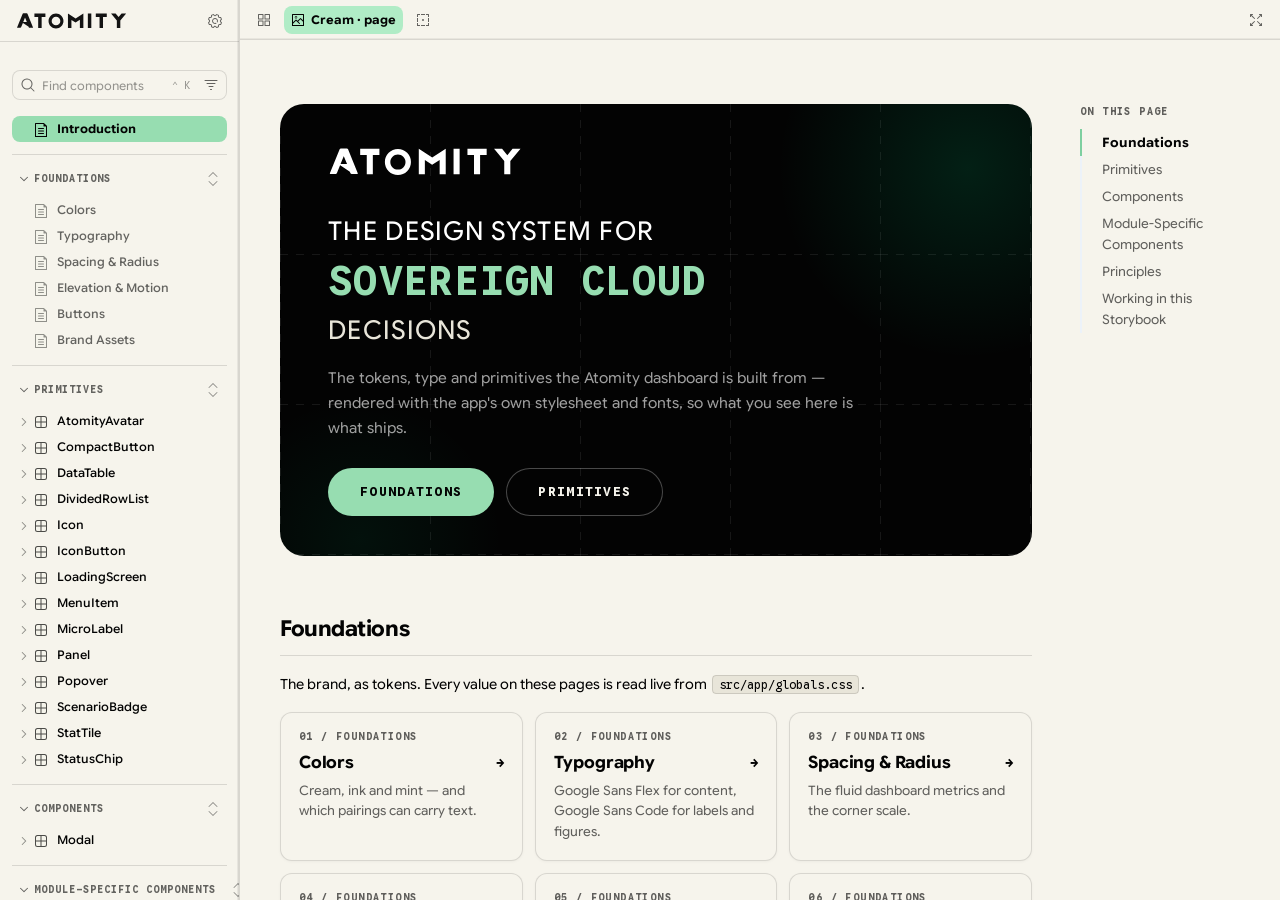
<file: index.html>
<!DOCTYPE html>
<html lang="en">
  <head>
    <meta charset="utf-8" />

    <title>storybook - Storybook</title>
    <meta name="viewport" content="width=device-width, initial-scale=1" />

    
    <link rel="icon" type="image/x-icon" href="./favicon.ico" />
    
    <style>
      @font-face {
        font-family: 'Nunito Sans';
        font-style: normal;
        font-weight: 400;
        font-display: swap;
        src: url('./sb-common-assets/nunito-sans-regular.woff2') format('woff2');
      }

      @font-face {
        font-family: 'Nunito Sans';
        font-style: italic;
        font-weight: 400;
        font-display: swap;
        src: url('./sb-common-assets/nunito-sans-italic.woff2') format('woff2');
      }

      @font-face {
        font-family: 'Nunito Sans';
        font-style: normal;
        font-weight: 700;
        font-display: swap;
        src: url('./sb-common-assets/nunito-sans-bold.woff2') format('woff2');
      }

      @font-face {
        font-family: 'Nunito Sans';
        font-style: italic;
        font-weight: 700;
        font-display: swap;
        src: url('./sb-common-assets/nunito-sans-bold-italic.woff2') format('woff2');
      }
    </style>

    <link href="./sb-manager/runtime.js" rel="modulepreload" />

    
    <link href="./sb-addons/storybook-core-server-presets-0/common-manager-bundle.js" rel="modulepreload" />
    
    <link href="./sb-addons/chromatic-com-storybook-1/manager-bundle.js" rel="modulepreload" />
    
    <link href="./sb-addons/vitest-2/manager-bundle.js" rel="modulepreload" />
    
    <link href="./sb-addons/a11y-3/manager-bundle.js" rel="modulepreload" />
    
    <link href="./sb-addons/docs-4/manager-bundle.js" rel="modulepreload" />
    
    <link href="./sb-addons/storybook-5/manager-bundle.js" rel="modulepreload" />
      <!--
  Injected into the manager — the sidebar, toolbar and addon panel around the preview. It is a
  separate bundle from the preview: no globals.css, no next/font. So the brand faces are
  declared here by hand from the files main.ts serves at /fonts, and the values below are
  literal copies of the tokens in src/modules/styles/foundations/tokens.css.

  The theme (atomity-theme.ts) sets colours and fonts, but it can't reach sizing, the selected
  row's fill or the tree's icon colours, so those are overridden here. The target is the
  dashboard's own chrome: src/components/dashboard/Sidebar.tsx and TopBar.tsx.

  Selectors stick to the hooks Storybook exposes for this — ids, .sidebar-* classes, roles and
  data attributes — never its generated css-* class names, which change between builds. An id
  in each selector outranks Storybook's own single-class rules, so nothing here needs !important.

  Storybook interpolates this file against env vars, so it avoids percent signs.
-->
<style>
  @font-face {
    font-family: "Google Sans Flex";
    src: url("./fonts/GoogleSansFlex-VariableFont_GRAD,ROND,opsz,slnt,wdth,wght.ttf") format("truetype");
    font-weight: 300 700;
    font-display: swap;
  }

  @font-face {
    font-family: "Google Sans Code";
    src: url("./fonts/GoogleSansCode-VariableFont_MONO,wght.ttf") format("truetype");
    font-weight: 100 900;
    font-display: swap;
  }

  :root {
    --sb-ink: #030303;
    --sb-cream: #f6f4ec;
    --sb-sand: #e8e5d9;
    --sb-mint: #97DDB1;
    --sb-mint-light: #b0ecc6;
    --sb-mint-dark: #7ecfa0;
    --sb-muted: rgba(3, 3, 3, 0.6);
    --sb-faint: rgba(3, 3, 3, 0.4);
    --sb-line: rgba(3, 3, 3, 0.12);
    --sb-tint: rgba(3, 3, 3, 0.05);
    /* --sb-tint laid over cream, as one opaque colour — for anything that has to cover what's
       beneath it while matching a hovered row, which a translucent fill can't. */
    --sb-tint-solid: #eae8e0;
    --sb-display: "Google Sans Flex", ui-sans-serif, system-ui, sans-serif;
    --sb-code: "Google Sans Code", ui-monospace, SFMono-Regular, Menlo, monospace;
  }

  /* ─────────────── Sidebar ─────────────── */

  /* 1.5px rule, as the dashboard sidebar draws against the canvas. */
  #storybook-sidebar-region {
    background: var(--sb-cream);
    box-shadow: inset -1.5px 0 0 var(--sb-line);
  }

  /* Logo band — the same height as the toolbar beside it, with the rule running full-bleed,
     so the two read as one band the way Sidebar and TopBar share their 50px. */
  #storybook-sidebar-region .sidebar-header {
    height: 40px;
    margin: -16px -12px 12px;
    padding: 0 8px 0 16px;
    border-bottom: 1.5px solid var(--sb-line);
    align-items: center;
  }

  #storybook-sidebar-region .sidebar-header img {
    height: 16px;
    width: auto;
    max-width: none;
  }

  /* Search — the widgets flyout's field: hairline, 8px radius, page surface. Storybook already
     draws the hairline as an inset shadow, so only the shape and surface change. */
  #storybook-sidebar-region .search-field {
    height: 30px;
    border-radius: 8px;
    background: var(--sb-cream);
  }

  /* Focus — the app's --focus-ring: an ink edge with a soft mint halo, in place of Storybook's
     2px black ring. */
  #storybook-sidebar-region .search-field:focus-within {
    outline: none;
    box-shadow: inset 0 0 0 1px var(--sb-ink), 0 0 0 3px rgba(151, 221, 177, 0.5);
  }

  /* New-story button beside the search — the same 30px field shape, so the two sit as a pair. */
  #storybook-sidebar-region button[aria-label="Create a new story"] {
    width: 30px;
    height: 30px;
    border: 0;
    border-radius: 8px;
    background: var(--sb-cream);
    box-shadow: inset 0 0 0 1px var(--sb-line);
    color: var(--sb-muted);
  }

  #storybook-sidebar-region button[aria-label="Create a new story"]:hover {
    background: var(--sb-tint);
    color: var(--sb-ink);
  }

  /* Search results replace the tree while a query is typed: the same row shape, with the
     matched letters on a mint-light highlight and the path as a MicroLabel beneath. */
  #storybook-explorer-menu .search-result-item {
    border-radius: 8px;
    font-family: var(--sb-display);
    font-size: 12px;
    color: var(--sb-ink);
  }

  #storybook-explorer-menu .search-result-item:hover,
  #storybook-explorer-menu .search-result-item[aria-selected="true"] {
    background: var(--sb-tint);
  }

  #storybook-explorer-menu .search-result-item svg {
    color: currentColor;
    opacity: 0.7;
  }

  #storybook-explorer-menu .search-result-item mark {
    background: var(--sb-mint-light);
    color: var(--sb-ink);
    font-weight: 700;
    border-radius: 3px;
  }

  #storybook-explorer-menu .search-result-item--label > div:last-child,
  #storybook-explorer-menu .search-result-item--label > div:last-child * {
    font-family: var(--sb-code);
    font-size: 9.5px;
    font-weight: 700;
    letter-spacing: 0.08em;
    text-transform: uppercase;
    color: var(--sb-muted);
  }

  #storybook-explorer-searchfield {
    height: 28px;
    border: 0;
    background: transparent;
    box-shadow: none;
    font-family: var(--sb-display);
    font-size: 12px;
  }

  #storybook-explorer-searchfield::placeholder {
    color: var(--sb-faint);
  }

  #storybook-sidebar-region .search-field code {
    font-family: var(--sb-code);
    font-size: 10px;
    color: var(--sb-faint);
  }

  /* Tree rows — Sidebar.tsx's renderNavItem: muted 500 at rest, 8px radius, tight padding. */
  #storybook-explorer-tree .sidebar-item {
    min-height: 26px;
    border-radius: 8px;
    color: var(--sb-muted);
    font-weight: 500;
  }

  #storybook-explorer-tree .sidebar-item > :is(a, button) {
    min-height: 26px;
    padding-top: 5px;
    padding-bottom: 4px;
    gap: 9px;
    border-radius: 8px;
    font-family: var(--sb-display);
    font-size: 12px;
    line-height: 16px;
  }

  #storybook-explorer-tree .sidebar-item:hover,
  #storybook-explorer-tree .sidebar-item:focus-within {
    background: var(--sb-tint);
    color: var(--sb-ink);
  }

  /* Components are the folders you open, so they sit a step darker than the leaves inside. */
  #storybook-explorer-tree .sidebar-item[data-nodetype="component"] {
    color: var(--sb-ink);
  }

  /* Selected — mint fill, ink, bold: the dashboard's active nav row, the dropdown's selected
     option and the invite menu's chosen role, all the same way. */
  #storybook-explorer-tree .sidebar-item[data-selected="true"],
  #storybook-explorer-tree .sidebar-item[data-selected="true"]:hover {
    background: var(--sb-mint);
    color: var(--sb-ink);
    font-weight: 700;
  }

  /* The row's "…" context menu (dev server only — it's what addon-vitest hangs its actions on).
     Storybook fills it, and fades it into the label with a 5px glow, in the colour its own
     selected row uses: colorSecondary, which the theme sets to ink. With the row repainted mint
     above, that left a black pill on the end of the selected row. So the button takes whatever
     the row behind it is — cream-tint on hover, mint when selected — and is sized to the 26px
     row instead of Storybook's 28px, so the glow no longer spills past it. */
  #storybook-explorer-tree .sidebar-item [data-testid="context-menu"] {
    width: 26px;
    height: 26px;
    border-radius: 8px;
    color: var(--sb-muted);
    background: var(--sb-tint-solid);
    box-shadow: 0 0 5px 5px var(--sb-tint-solid);
  }

  #storybook-explorer-tree .sidebar-item[data-selected="true"] [data-testid="context-menu"] {
    color: var(--sb-ink);
    background: var(--sb-mint);
    box-shadow: 0 0 5px 5px var(--sb-mint);
  }

  /* Storybook colours the glyph itself — white on a selected row, which all but vanishes on mint.
     It takes the button's colour instead: ink when selected, muted otherwise. */
  #storybook-explorer-tree .sidebar-item [data-testid="context-menu"] svg {
    color: inherit;
  }

  /* Pressed/open — a step darker than the row, the way the dashboard's icon buttons answer. */
  #storybook-explorer-tree .sidebar-item [data-testid="context-menu"]:hover,
  #storybook-explorer-tree .sidebar-item [data-testid="context-menu"][aria-expanded="true"] {
    color: var(--sb-ink);
    background: var(--sb-sand);
  }

  #storybook-explorer-tree .sidebar-item[data-selected="true"] [data-testid="context-menu"]:hover,
  #storybook-explorer-tree .sidebar-item[data-selected="true"] [data-testid="context-menu"][aria-expanded="true"] {
    background: var(--sb-mint-dark);
  }

  /* Type icons: Storybook tints these orange, blue and teal by kind. The dashboard's nav
     icons simply take the row's colour. */
  #storybook-explorer-tree .sidebar-item > :is(a, button) > div:first-child svg,
  #storybook-explorer-tree .sidebar-item[data-selected="true"] > :is(a, button) > div:first-child svg {
    color: currentColor;
    opacity: 0.7;
  }

  #storybook-explorer-tree .sidebar-item[data-selected="true"] > :is(a, button) > div:first-child svg {
    opacity: 1;
  }

  /* Change-detection markers (the + on stories added since the last commit) — Storybook's blue
     accent, recoloured to mint dark, the dashboard's positive-icon colour. On the mint selected
     row it would vanish, so there it drops to ink. */
  #storybook-explorer-tree [data-testid="tree-change-status-button"] svg {
    color: var(--sb-mint-dark);
  }

  #storybook-explorer-tree .sidebar-item[data-selected="true"] [data-testid="tree-change-status-button"] svg {
    color: var(--sb-ink);
  }

  /* Root groups — MicroLabel: mono caps, tracked, muted, with a hairline above each group like
     the rule between the dashboard sidebar's sections. */
  #storybook-explorer-tree .sidebar-subheading {
    margin-top: 12px;
    padding-top: 10px;
    border-top: 1px solid var(--sb-line);
  }

  #storybook-explorer-tree .sidebar-subheading > button[data-action="collapse-root"] {
    font-family: var(--sb-code);
    font-size: 10px;
    font-weight: 700;
    letter-spacing: 0.1em;
    color: var(--sb-muted);
  }

  #storybook-explorer-tree .sidebar-subheading-action {
    color: var(--sb-faint);
  }

  /* Scroll thumb — globals.css's scrollbar: gray-300, pill ends. */
  #storybook-sidebar-region [data-orientation="vertical"][data-state] > div {
    background: rgba(3, 3, 3, 0.22);
    border-radius: 9999px;
  }

  /* ─────────────── Toolbar ─────────────── */

  section.sb-bar[data-testid="sb-preview-toolbar"] {
    box-shadow: inset 0 -1.5px 0 var(--sb-line);
  }

  section.sb-bar[data-testid="sb-preview-toolbar"] button {
    border-radius: 8px;
  }

  section.sb-bar[data-testid="sb-preview-toolbar"] button:hover {
    background: var(--sb-tint);
    color: var(--sb-ink);
  }

  /* A tool that's switched on — the dashboard's Explain-with-AI toggle when pressed. */
  section.sb-bar[data-testid="sb-preview-toolbar"] button[aria-checked="true"],
  section.sb-bar[data-testid="sb-preview-toolbar"] button[aria-pressed="true"] {
    background: var(--sb-mint);
    color: var(--sb-ink);
  }

  /* The background picker always holds a value, so it gets the toggle's resting state:
     mint light, ink, bold. */
  section.sb-bar[data-testid="sb-preview-toolbar"] button[aria-label^="Preview background"] {
    background: var(--sb-mint-light);
    color: var(--sb-ink);
    font-family: var(--sb-display);
    font-weight: 700;
  }

  section.sb-bar[data-testid="sb-preview-toolbar"] button[aria-label="Change zoom level"] {
    font-family: var(--sb-code);
    font-size: 11px;
  }

  /* ─────────────── Addon panel ─────────────── */

  #storybook-panel-root > div:first-child {
    box-shadow: inset 0 -1.5px 0 var(--sb-line);
  }

  #storybook-panel-root [role="tab"] {
    font-family: var(--sb-display);
    font-size: 12px;
    font-weight: 500;
    color: var(--sb-muted);
  }

  #storybook-panel-root [role="tab"]:hover {
    color: var(--sb-ink);
  }

  /* Selected tab keeps Storybook's 3px underline, recoloured to mint dark — the rule the
     settings screen's connector tabs mark their active tab with. */
  #storybook-panel-root [role="tab"][data-selected="true"] {
    color: var(--sb-ink);
    font-weight: 700;
    border-bottom-color: var(--sb-mint-dark);
  }

  /* The count beside a tab label — mono figures, like the sidebar's widget count. */
  #storybook-panel-root [role="tab"] > div > div {
    font-family: var(--sb-code);
    font-size: 10px;
    font-weight: 700;
    background: var(--sb-sand);
    color: var(--sb-ink);
  }

  /* Native radios and checkboxes in Controls — ink, as the app's agreement checkbox and
     billing-plan radios set them, instead of the browser's blue. */
  #storybook-panel-root input:is([type="radio"], [type="checkbox"]) {
    accent-color: var(--sb-ink);
  }

  /* Controls table section rows (CONTENT, BEHAVIOUR, …) — MicroLabel tracking instead of
     Storybook's 0.35em, which spaced the word into separate letters. */
  #storybook-panel-root .docblock-argstable-body td[colspan],
  #storybook-panel-root .docblock-argstable-body td[colspan] * {
    font-family: var(--sb-code);
    font-size: 10px;
    font-weight: 700;
    letter-spacing: 0.1em;
  }
</style>

<script>window.__CHROMATIC_STORYBOOK_ID__ = "a2117dfcecb0d6a677dba7997b03e8b8c41ef409d114da3ebac0b0912cbbc36b";</script> 

    <style>
      #storybook-root[hidden] {
        display: none !important;
      }
    </style>

    
  </head>
  <body>
    <div id="root"></div>

    
    <script>
      
        
          window['FEATURES'] = {
  "actions": true,
  "argTypeTargetsV7": true,
  "babelRemoveBugfixes": false,
  "backgrounds": true,
  "changeDetection": true,
  "componentsManifest": false,
  "controls": true,
  "disallowImplicitActionsInRenderV8": true,
  "highlight": true,
  "interactions": true,
  "legacyDecoratorFileOrder": false,
  "measure": true,
  "outline": true,
  "menuOnboardingChecklist": false,
  "sidebarOnboardingChecklist": false,
  "viewport": true
};
        
      
        
          window['REFS'] = {};
        
      
        
          window['LOGLEVEL'] = "info";
        
      
        
          window['DOCS_OPTIONS'] = {
  "defaultName": "Docs"
};
        
      
        
          window['CONFIG_TYPE'] = "PRODUCTION";
        
      
        
          window['DOCGEN_STORY_PREPARED'] = false;
        
      
        
      
        
      
        
          window['TAGS_OPTIONS'] = {};
        
      
        
          window['STORYBOOK_BUILDER'] = "vite";
        
      
        
          window['STORYBOOK_FRAMEWORK'] = "nextjs-vite";
        
      
        
          window['STORYBOOK_RENDERER'] = "react";
        
      
        
      
    </script>
    

    <script type="module">
      import './sb-manager/globals-runtime.js';

      
        import './sb-addons/storybook-core-server-presets-0/common-manager-bundle.js';
      
        import './sb-addons/chromatic-com-storybook-1/manager-bundle.js';
      
        import './sb-addons/vitest-2/manager-bundle.js';
      
        import './sb-addons/a11y-3/manager-bundle.js';
      
        import './sb-addons/docs-4/manager-bundle.js';
      
        import './sb-addons/storybook-5/manager-bundle.js';
      

      import './sb-manager/runtime.js';
    </script>
  </body>
</html>
</file>
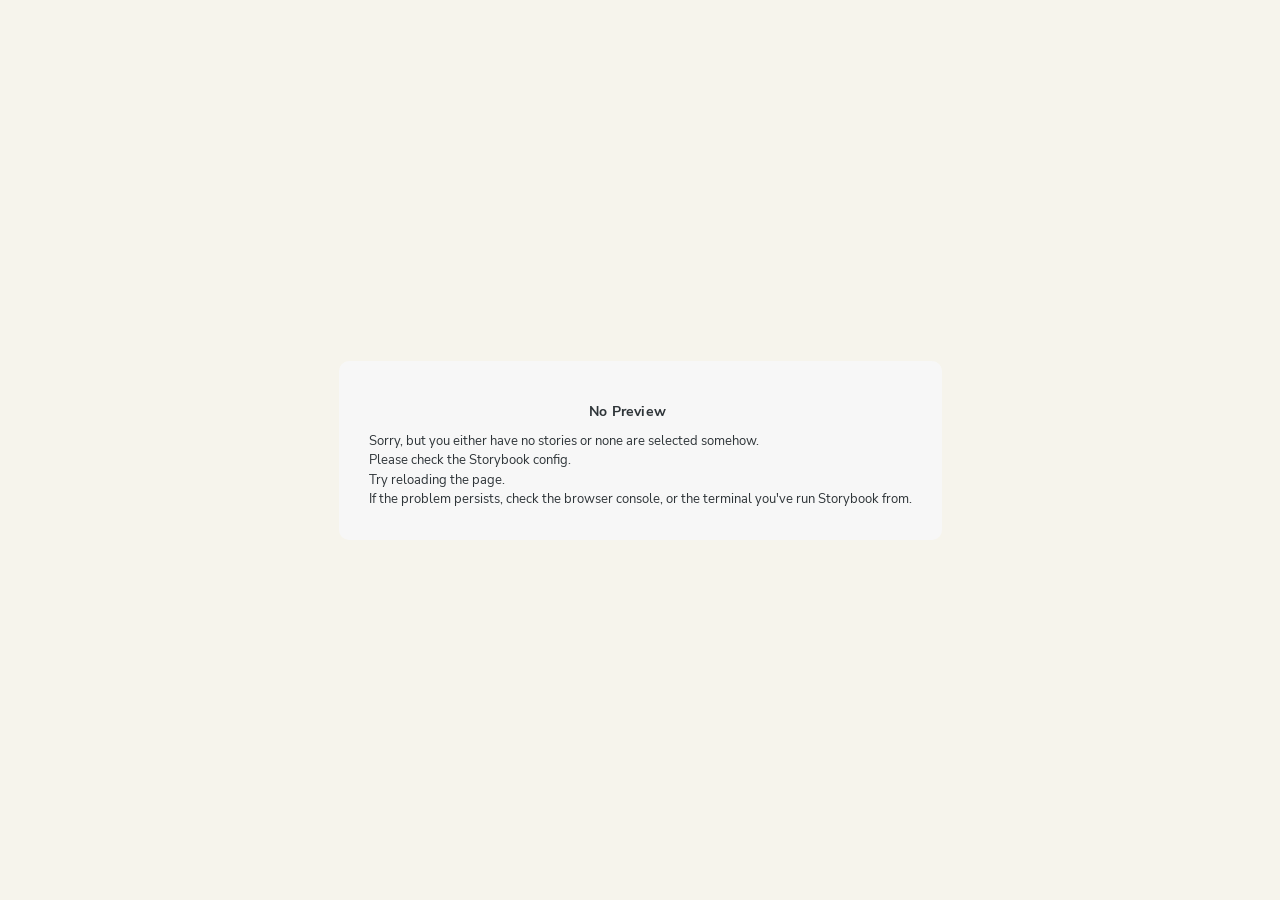
<file: iframe.html>
<!doctype html>
<!--suppress HtmlUnknownTarget -->
<html lang="en">
  <head><script type="module" src="./vite-inject-mocker-entry.js"></script>
    <meta charset="utf-8" />
    <title>Storybook</title>
    <meta name="viewport" content="width=device-width, initial-scale=1" />

    <style>
      @font-face {
        font-family: 'Nunito Sans';
        font-style: normal;
        font-weight: 400;
        font-display: swap;
        src: url('./sb-common-assets/nunito-sans-regular.woff2') format('woff2');
      }

      @font-face {
        font-family: 'Nunito Sans';
        font-style: italic;
        font-weight: 400;
        font-display: swap;
        src: url('./sb-common-assets/nunito-sans-italic.woff2') format('woff2');
      }

      @font-face {
        font-family: 'Nunito Sans';
        font-style: normal;
        font-weight: 700;
        font-display: swap;
        src: url('./sb-common-assets/nunito-sans-bold.woff2') format('woff2');
      }

      @font-face {
        font-family: 'Nunito Sans';
        font-style: italic;
        font-weight: 700;
        font-display: swap;
        src: url('./sb-common-assets/nunito-sans-bold-italic.woff2') format('woff2');
      }
    </style>

    <script>
      window.CONFIG_TYPE = 'PRODUCTION';
      window.LOGLEVEL = 'info';
      window.FRAMEWORK_OPTIONS = {};
      window.CHANNEL_OPTIONS = {};
      window.FEATURES = {"actions":true,"argTypeTargetsV7":true,"babelRemoveBugfixes":false,"backgrounds":true,"changeDetection":true,"componentsManifest":false,"controls":true,"disallowImplicitActionsInRenderV8":true,"highlight":true,"interactions":true,"legacyDecoratorFileOrder":false,"measure":true,"outline":true,"menuOnboardingChecklist":false,"sidebarOnboardingChecklist":false,"viewport":true};
      window.STORIES = [{"titlePrefix":"","directory":"./src","files":"**/*.mdx","importPathMatcher":"^\\.[\\\\/](?:src(?:[\\\\/](?!\\.)(?:(?:(?!(?:^|[\\\\/])\\.).)*?)[\\\\/]|[\\\\/]|$)(?!\\.)(?=.)[^\\\\/]*?\\.mdx)$"},{"titlePrefix":"","directory":"./src","files":"**/*.stories.@(js|jsx|mjs|ts|tsx)","importPathMatcher":"^\\.[\\\\/](?:src(?:[\\\\/](?!\\.)(?:(?:(?!(?:^|[\\\\/])\\.).)*?)[\\\\/]|[\\\\/]|$)(?!\\.)(?=.)[^\\\\/]*?\\.stories\\.(js|jsx|mjs|ts|tsx))$"}];
      window.DOCS_OPTIONS = {"defaultName":"Docs"};
      window.TAGS_OPTIONS = {};

      

      // We do this so that "module && module.hot" etc. in Storybook source code
      // doesn't fail (it will simply be disabled)
      window.module = undefined;
      window.global = window;
    </script>
    <base target="_parent" />

<style>
  /* While we aren't showing the main block yet, but still preparing, we want everything the user has rendered, which may or may not be in #storybook-root, to be display none */
  .sb-show-preparing-story:not(.sb-show-main) > :not(.sb-preparing-story) {
    display: none;
  }

  .sb-show-preparing-docs:not(.sb-show-main) > :not(.sb-preparing-docs) {
    display: none;
  }

  /* Hide our own blocks when we aren't supposed to be showing them */
  :not(.sb-show-preparing-story) > .sb-preparing-story,
  :not(.sb-show-preparing-docs) > .sb-preparing-docs,
  :not(.sb-show-nopreview) > .sb-nopreview,
  :not(.sb-show-errordisplay) > .sb-errordisplay {
    display: none;
  }

  .sb-show-main.sb-main-centered {
    margin: 0;
    display: flex;
    align-items: center;
    min-height: 100vh;
  }

  .sb-show-main.sb-main-centered #storybook-root {
    box-sizing: border-box;
    margin: auto;
    padding: 1rem;
    max-height: 100%;
    /* Hack for centering correctly in IE11 */
  }

  /* Vertical centering fix for IE11 */
  @media screen and (-ms-high-contrast: none), (-ms-high-contrast: active) {
    .sb-show-main.sb-main-centered:after {
      content: '';
      min-height: inherit;
      font-size: 0;
    }
  }

  .sb-show-main.sb-main-fullscreen {
    margin: 0;
    padding: 0;
    display: block;
  }

  .sb-show-main.sb-main-padded {
    margin: 0;
    padding: 1rem;
    display: block;
    box-sizing: border-box;
  }

  .sb-wrapper {
    position: fixed;
    top: 0;
    bottom: 0;
    left: 0;
    right: 0;
    box-sizing: border-box;

    padding: 40px;
    font-family:
      'Nunito Sans',
      -apple-system,
      '.SFNSText-Regular',
      'San Francisco',
      BlinkMacSystemFont,
      'Segoe UI',
      'Helvetica Neue',
      Helvetica,
      Arial,
      sans-serif;
    -webkit-font-smoothing: antialiased;
    overflow: auto;
  }

  @media (max-width: 700px) {
    .sb-wrapper {
      padding: 20px;
    }
  }

  @media (max-width: 500px) {
    .sb-wrapper {
      padding: 10px;
    }
  }

  .sb-heading {
    font-size: 14px;
    font-weight: 600;
    letter-spacing: 0.2px;
    margin: 10px 0;
    padding-right: 25px;
  }

  .sb-nopreview {
    display: flex;
    align-content: center;
    justify-content: center;
    box-sizing: border-box;
  }

  .sb-nopreview_main {
    margin: auto;
    padding: 30px;
    border-radius: 10px;
    background: rgb(247, 247, 247);
    color: rgb(46, 52, 56);
  }

  .sb-nopreview_main * {
    background: rgb(247, 247, 247);
    color: rgb(46, 52, 56);
  }

  .sb-nopreview_heading {
    text-align: center;
  }

  .sb-errordisplay {
    background: #f6f9fc;
    color: black;
    z-index: 999999;
    width: 100vw;
    min-height: 100vh;
    box-sizing: border-box;
  }

  .sb-errordisplay_main {
    margin: auto;
    padding: 24px;
    display: flex;
    box-sizing: border-box;

    flex-direction: column;
    min-height: 100%;
    width: 100%;
    border-radius: 6px;
    background: white;
    color: black;
    border: 1px solid #ff0000;
    box-shadow: 0 0 64px rgba(0, 0, 0, 0.1);
    gap: 24px;
  }

  .sb-errordisplay_main ol {
    padding-left: 18px;
    margin: 0;
  }

  /* Redefine colors to ensure readability regardless of user-provided * selectors. */
  .sb-errordisplay_main * {
    background: white;
    color: black;
  }

  /* Exclude error code block from the universal reset to preserve ANSI colors and dark theme */
  .sb-errordisplay_main .sb-errordisplay_code,
  .sb-errordisplay_main .sb-errordisplay_code * {
    background: #242424;
    color: #c6c6c6;
  }

  .sb-errordisplay_main h1 {
    font-family: inherit;
    font-size: 22px;
    font-weight: 400;
    line-height: 30px;
    margin: 0;
  }

  .sb-errordisplay_main h1::before {
    content: '';
    display: inline-block;
    width: 12px;
    height: 12px;
    background: #ff4400;
    border-radius: 50%;
    margin-right: 8px;
  }

  .sb-errordisplay_main p,
  .sb-errordisplay_main ol {
    font-family: inherit;
    font-size: 14px;
    font-weight: 400;
    line-height: 19px;
    margin: 0;
  }

  .sb-errordisplay_main li + li {
    margin: 0;
    padding: 0;
    padding-top: 12px;
  }

  .sb-errordisplay_main a {
    color: currentColor;
  }

  .sb-errordisplay_main .sb-errordisplay_code {
    padding: 10px;
    flex: 1;
    background: #242424;
    color: #c6c6c6;
    box-sizing: border-box;

    font-size: 14px;
    font-weight: 400;
    line-height: 19px;
    border-radius: 4px;

    font-family:
      'Operator Mono', 'Fira Code Retina', 'Fira Code', 'FiraCode-Retina', 'Andale Mono',
      'Lucida Console', Consolas, Monaco, monospace;
    margin: 0;
    overflow: auto;
  }

  .sb-errordisplay_main .sb-errordisplay_code code {
    background-color: inherit;
    color: inherit;
  }

  .sb-errordisplay_main .sb-errordisplay_code {
    white-space: pre-wrap;
  }

  @-webkit-keyframes sb-rotate360 {
    from {
      transform: rotate(0deg);
    }

    to {
      transform: rotate(360deg);
    }
  }

  @keyframes sb-rotate360 {
    from {
      transform: rotate(0deg);
    }

    to {
      transform: rotate(360deg);
    }
  }

  @-webkit-keyframes sb-glow {
    0%,
    100% {
      opacity: 1;
    }

    50% {
      opacity: 0.4;
    }
  }

  @keyframes sb-glow {
    0%,
    100% {
      opacity: 1;
    }

    50% {
      opacity: 0.4;
    }
  }

  /* We display the preparing loaders *over* the rendering story */
  .sb-preparing-story,
  .sb-preparing-docs {
    background-color: white;
    /* Maximum possible z-index. It would be better to use stacking contexts to ensure it's always
    on top, but this isn't possible as it would require making CSS changes that could affect user code */
    z-index: 2147483647;
  }

  .sb-loader {
    -webkit-animation: sb-rotate360 0.7s linear infinite;
    animation: sb-rotate360 0.7s linear infinite;
    border-color: rgba(97, 97, 97, 0.29);
    border-radius: 50%;
    border-style: solid;
    border-top-color: #646464;
    border-width: 2px;
    display: inline-block;
    height: 32px;
    left: 50%;
    margin-left: -16px;
    margin-top: -16px;
    mix-blend-mode: difference;
    overflow: hidden;
    position: absolute;
    top: 50%;
    transition: all 200ms ease-out;
    vertical-align: top;
    width: 32px;
    z-index: 4;
  }

  .sb-previewBlock {
    background: #fff;
    border: 1px solid rgba(0, 0, 0, 0.1);
    border-radius: 4px;
    box-shadow: rgba(0, 0, 0, 0.1) 0 1px 3px 0;
    margin: 25px auto 40px;
    max-width: 600px;
  }

  .sb-previewBlock_header {
    align-items: center;
    box-shadow: rgba(0, 0, 0, 0.1) 0 -1px 0 0 inset;
    display: flex;
    gap: 14px;
    height: 40px;
    padding: 0 12px;
  }

  .sb-previewBlock_icon {
    -webkit-animation: sb-glow 1.5s ease-in-out infinite;
    animation: sb-glow 1.5s ease-in-out infinite;
    background: #e6e6e6;
    height: 14px;
    width: 14px;
  }

  .sb-previewBlock_icon:last-child {
    margin-left: auto;
  }

  .sb-previewBlock_body {
    -webkit-animation: sb-glow 1.5s ease-in-out infinite;
    animation: sb-glow 1.5s ease-in-out infinite;
    height: 182px;
    position: relative;
  }

  .sb-argstableBlock {
    border-collapse: collapse;
    border-spacing: 0;
    font-size: 13px;
    line-height: 20px;
    margin: 25px auto 40px;
    max-width: 600px;
    text-align: left;
    width: 100%;
  }

  .sb-argstableBlock th:first-of-type,
  .sb-argstableBlock td:first-of-type {
    padding-left: 20px;
  }

  .sb-argstableBlock th:nth-of-type(2),
  .sb-argstableBlock td:nth-of-type(2) {
    width: 35%;
  }

  .sb-argstableBlock th:nth-of-type(3),
  .sb-argstableBlock td:nth-of-type(3) {
    width: 15%;
  }

  .sb-argstableBlock th:last-of-type,
  .sb-argstableBlock td:last-of-type {
    width: 25%;
    padding-right: 20px;
  }

  .sb-argstableBlock th span,
  .sb-argstableBlock td span {
    -webkit-animation: sb-glow 1.5s ease-in-out infinite;
    animation: sb-glow 1.5s ease-in-out infinite;
    background-color: rgba(0, 0, 0, 0.1);
    border-radius: 0;
    box-shadow: none;
    color: transparent;
  }

  .sb-argstableBlock th {
    padding: 10px 15px;
  }

  .sb-argstableBlock-body {
    border-radius: 4px;
    box-shadow:
      rgba(0, 0, 0, 0.1) 0 1px 3px 1px,
      rgba(0, 0, 0, 0.065) 0 0 0 1px;
  }

  .sb-argstableBlock-body tr {
    background: transparent;
    overflow: hidden;
  }

  .sb-argstableBlock-body tr:not(:first-child) {
    border-top: 1px solid #e6e6e6;
  }

  .sb-argstableBlock-body tr:first-child td:first-child {
    border-top-left-radius: 4px;
  }

  .sb-argstableBlock-body tr:first-child td:last-child {
    border-top-right-radius: 4px;
  }

  .sb-argstableBlock-body tr:last-child td:first-child {
    border-bottom-left-radius: 4px;
  }

  .sb-argstableBlock-body tr:last-child td:last-child {
    border-bottom-right-radius: 4px;
  }

  .sb-argstableBlock-body td {
    background: #fff;
    padding-bottom: 10px;
    padding-top: 10px;
    vertical-align: top;
  }

  .sb-argstableBlock-body td:not(:first-of-type) {
    padding-left: 15px;
    padding-right: 15px;
  }

  .sb-argstableBlock-body button {
    -webkit-animation: sb-glow 1.5s ease-in-out infinite;
    animation: sb-glow 1.5s ease-in-out infinite;
    background-color: rgba(0, 0, 0, 0.1);
    border: 0;
    border-radius: 0;
    box-shadow: none;
    color: transparent;
    display: inline;
    font-size: 12px;
    line-height: 1;
    padding: 10px 16px;
  }

  .sb-argstableBlock-summary {
    margin-top: 4px;
  }

  .sb-argstableBlock-code {
    margin-right: 4px;
    margin-bottom: 4px;
    padding: 2px 5px;
  }

  .sb-sr-only,
  .sb-hidden-until-focus:not(:focus) {
    position: absolute;
    width: 1px;
    height: 1px;
    padding: 0px;
    margin: -1px;
    overflow: hidden;
    clip: rect(0, 0, 0, 0);
    border: none;
  }

  .sb-hidden-until-focus {
    opacity: 0;
    transition: opacity 150ms ease-out;
  }

  .sb-hidden-until-focus:focus {
    opacity: 1;
  }
</style>

<script>
  /* globals window */
  try {
    if (window.top !== window) {
      window.__REACT_DEVTOOLS_GLOBAL_HOOK__ = window.top.__REACT_DEVTOOLS_GLOBAL_HOOK__;
      window.__VUE_DEVTOOLS_GLOBAL_HOOK__ = window.top.__VUE_DEVTOOLS_GLOBAL_HOOK__;
      window.top.__VUE_DEVTOOLS_CONTEXT__ = window.document;
    }
  } catch (e) {
    // eslint-disable-next-line no-console
    console.warn('unable to connect to top frame for connecting dev tools');
  }
</script>

    <script type="module" crossorigin src="./assets/iframe-BAoTYsUp.js"></script>
    <link rel="modulepreload" crossorigin href="./assets/rolldown-runtime-CsOFd3vK.js">
    <link rel="modulepreload" crossorigin href="./assets/preload-helper-8jINIF9P.js">
    <link rel="modulepreload" crossorigin href="./assets/react-Drno7eUL.js">
    <link rel="modulepreload" crossorigin href="./assets/chunk-DRQKCCAG-DziJUFuE.js">
    <link rel="modulepreload" crossorigin href="./assets/react-dom-CPhs4y52.js">
    <link rel="modulepreload" crossorigin href="./assets/theming-DrLTmgR9.js">
    <link rel="modulepreload" crossorigin href="./assets/chunk-QQBDHPVZ-C-IzcanZ.js">
    <link rel="modulepreload" crossorigin href="./assets/react-k3YPvb47.js">
    <link rel="modulepreload" crossorigin href="./assets/blocks-QI9uCeUh.js">
    <link rel="modulepreload" crossorigin href="./assets/jsx-runtime-CadfrxEJ.js">
    <link rel="modulepreload" crossorigin href="./assets/chunk-W22LQPXL-CXOo92Tv.js">
    <link rel="modulepreload" crossorigin href="./assets/chunk-242VQQM5-Mgu9ZWtn.js">
    <link rel="modulepreload" crossorigin href="./assets/components-DXLUrCha.js">
    <link rel="modulepreload" crossorigin href="./assets/utils-Cz1MtGT5.js">
    <link rel="modulepreload" crossorigin href="./assets/chunk-UAWMPV5J-CIktlBml.js">
    <link rel="modulepreload" crossorigin href="./assets/iframe-BamRuqOx.js">
    <link rel="stylesheet" crossorigin href="./assets/iframe-BlqD6gLW.css">
  </head>

  <body>
    <div class="sb-preparing-story sb-wrapper">
  <div class="sb-loader"></div>
</div>

<div class="sb-preparing-docs sb-wrapper">
  <div class="sb-previewBlock">
    <div class="sb-previewBlock_header">
      <div class="sb-previewBlock_icon"></div>
      <div class="sb-previewBlock_icon"></div>
      <div class="sb-previewBlock_icon"></div>
      <div class="sb-previewBlock_icon"></div>
    </div>
    <div class="sb-previewBlock_body">
      <div class="sb-loader"></div>
    </div>
  </div>
  <table aria-hidden="true" class="sb-argstableBlock">
    <thead class="sb-argstableBlock-head">
      <tr>
        <th><span>Name</span></th>
        <th><span>Description</span></th>
        <th><span>Default</span></th>
        <th><span>Control </span></th>
      </tr>
    </thead>
    <tbody class="sb-argstableBlock-body">
      <tr>
        <td><span>propertyName</span><span title="Required">*</span></td>
        <td>
          <div><span>This is a short description</span></div>
          <div class="sb-argstableBlock-summary">
            <div><span class="sb-argstableBlock-code">summary</span></div>
          </div>
        </td>
        <td>
          <div><span class="sb-argstableBlock-code">defaultValue</span></div>
        </td>
        <td><button>Set string</button></td>
      </tr>
      <tr>
        <td><span>propertyName</span><span>*</span></td>
        <td>
          <div><span>This is a short description</span></div>
          <div class="sb-argstableBlock-summary">
            <div><span class="sb-argstableBlock-code">summary</span></div>
          </div>
        </td>
        <td>
          <div><span class="sb-argstableBlock-code">defaultValue</span></div>
        </td>
        <td><button>Set string</button></td>
      </tr>
      <tr>
        <td><span>propertyName</span><span>*</span></td>
        <td>
          <div><span>This is a short description</span></div>
          <div class="sb-argstableBlock-summary">
            <div><span class="sb-argstableBlock-code">summary</span></div>
          </div>
        </td>
        <td>
          <div><span class="sb-argstableBlock-code">defaultValue</span></div>
        </td>
        <td><button>Set string</button></td>
      </tr>
    </tbody>
  </table>
</div>

<div class="sb-nopreview sb-wrapper">
  <div class="sb-nopreview_main">
    <h1 class="sb-nopreview_heading sb-heading">No Preview</h1>
    <p>Sorry, but you either have no stories or none are selected somehow.</p>
    <ul>
      <li>Please check the Storybook config.</li>
      <li>Try reloading the page.</li>
    </ul>
    <p>
      If the problem persists, check the browser console, or the terminal you've run Storybook from.
    </p>
  </div>
</div>

<div class="sb-errordisplay sb-wrapper">
  <div class="sb-errordisplay_main">
    <h1 id="error-message"></h1>
    <p>
      The component failed to render properly, likely due to a configuration issue in Storybook.
      Here are some common causes and how you can address them:
    </p>
    <ol>
      <li>
        <strong>Missing Context/Providers</strong>: You can use decorators to supply specific
        contexts or providers, which are sometimes necessary for components to render correctly. For
        detailed instructions on using decorators, please visit the
        <a href="https://storybook.js.org/docs/writing-stories/decorators"
          >Decorators documentation</a
        >.
      </li>
      <li>
        <strong>Misconfigured Webpack or Vite</strong>: Verify that Storybook picks up all necessary
        settings for loaders, plugins, and other relevant parameters. You can find step-by-step
        guides for configuring
        <a href="https://storybook.js.org/docs/builders/webpack">Webpack</a> or
        <a href="https://storybook.js.org/docs/builders/vite">Vite</a>
        with Storybook.
      </li>
      <li>
        <strong>Missing Environment Variables</strong>: Your Storybook may require specific
        environment variables to function as intended. You can set up custom environment variables
        as outlined in the
        <a href="https://storybook.js.org/docs/configure/environment-variables"
          >Environment Variables documentation</a
        >.
      </li>
    </ol>
    <pre class="sb-errordisplay_code"><code id="error-stack"></code></pre>
  </div>
</div>

    <div id="storybook-root"></div>
    <div id="storybook-docs"></div>
    <script>
      function __onViteAppLoadingError(event) {
        const hostname = globalThis.location.hostname;
        if (hostname !== 'localhost' && globalThis.CONFIG_TYPE === 'DEVELOPMENT') {
          const message = `Failed to load the Storybook preview file 'vite-app.js':

      It looks like you're visiting the Storybook development server on another hostname than localhost: '${hostname}', but you haven't configured the necessary security features to support this.
      Please re-run your Storybook development server with the '--host ${hostname}' flag, or manually configure your Vite allowedHosts configuration with viteFinal.

      See:`;
          const docs = [
            'https://storybook.js.org/docs/api/cli-options#dev',
            'https://storybook.js.org/docs/api/main-config/main-config-vite-final',
            'https://vite.dev/config/server-options.html#server-allowedhosts',
          ];
          console.error(`${message}\n${docs.map((doc) => `- ${doc}`).join('\n')}`);

          document.getElementById('storybook-root').innerHTML =
            `<p style="color: red; max-width: 70ch">${message.replaceAll(
              '\n',
              '<br/>'
            )}<ul>${docs.map((doc) => `<li><a href='${doc}' target='_blank'>${doc}</a></li>`).join('')}</ul></p>`;
          return;
        }
      }
    </script>
  </body>
</html>
</file>
